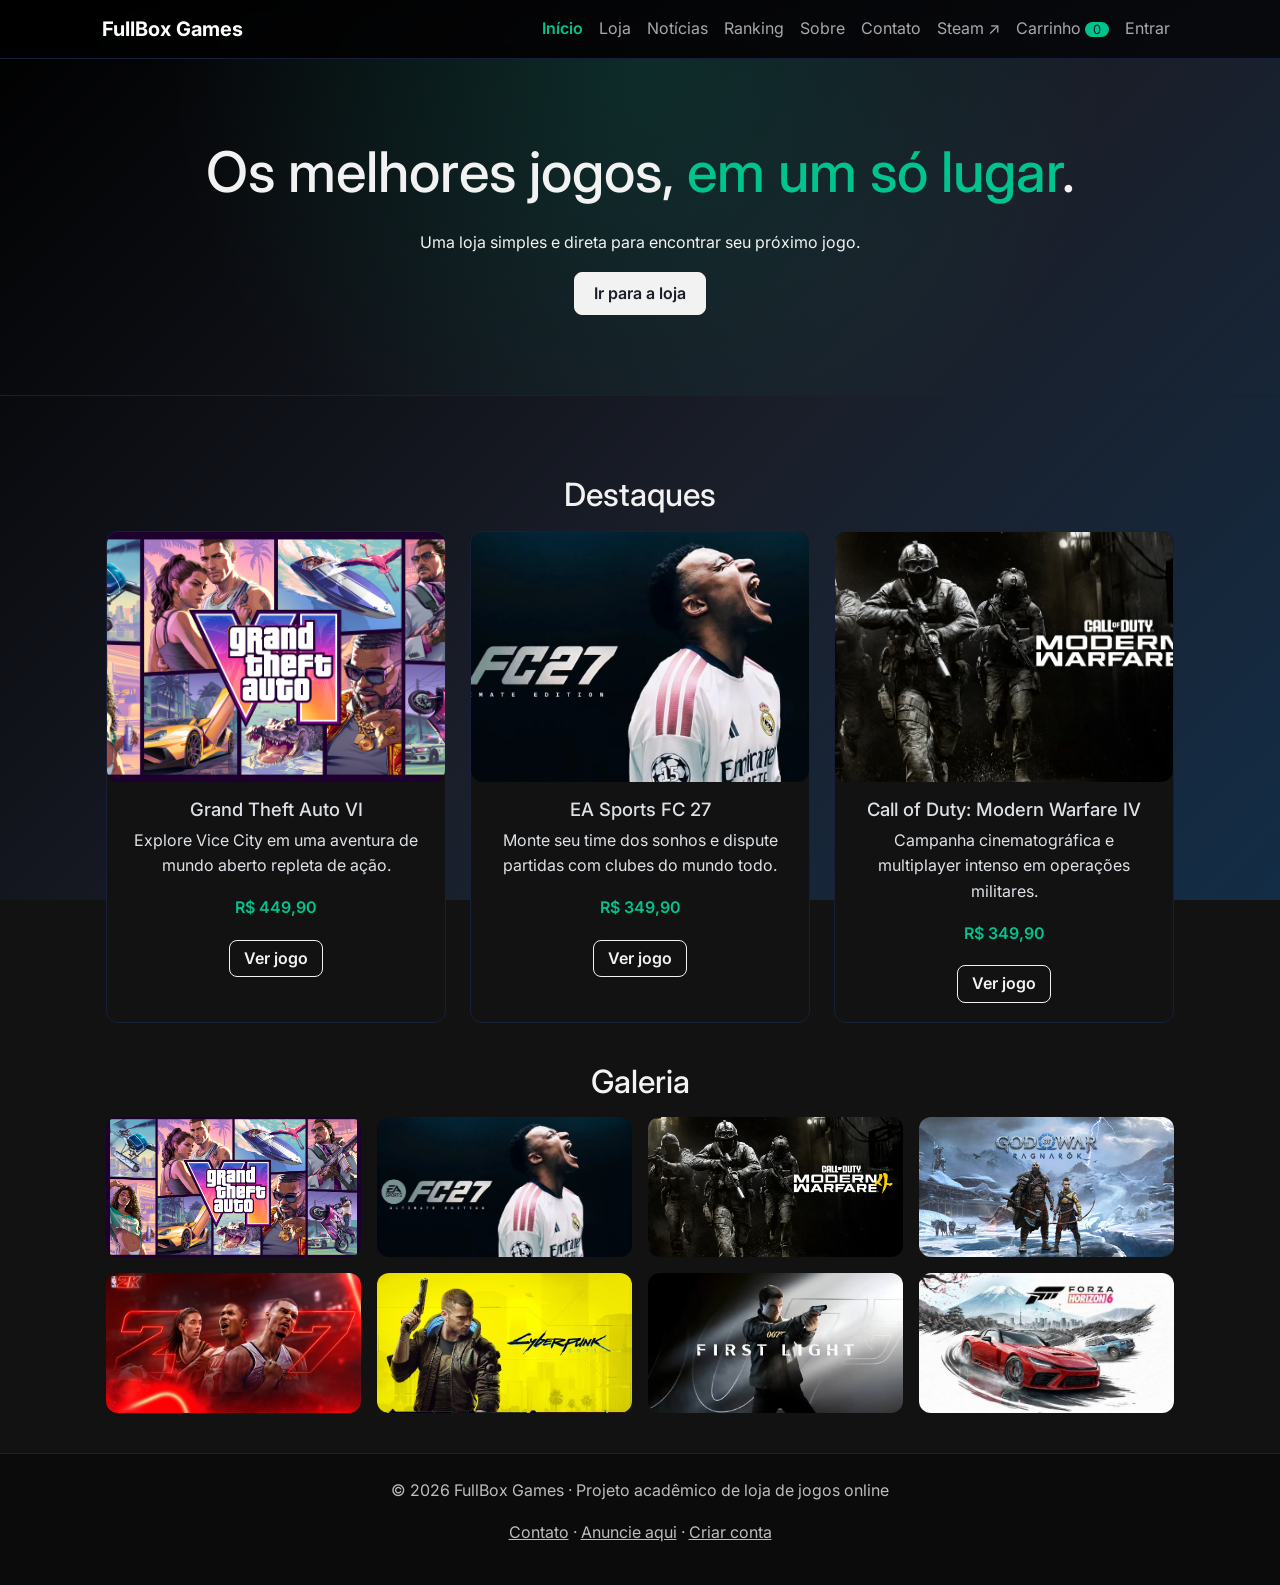
<file: index.html>
<!doctype html>
<html lang="pt-br" data-bs-theme="dark">
  <head>
    <meta charset="UTF-8" />
    <meta name="viewport" content="width=device-width, initial-scale=1" />
    <meta name="description" content="FullBox Games: loja de jogos online com lançamentos, notícias e ranking." />
    <title>Início | FullBox Games</title>
    <link href="css/bootstrap.min.css" rel="stylesheet" />
    <link rel="stylesheet" href="css/style.css" />
    <style>
      .destaque-txt {
        color: var(--destaque);
      }
    </style>
  </head>
  <body>
    <header>
      <nav class="navbar navbar-expand-lg">
        <div class="container">
          <a class="navbar-brand" href="index.html">FullBox Games</a>
          <button class="navbar-toggler" type="button" data-bs-toggle="collapse" data-bs-target="#menu" aria-controls="menu" aria-expanded="false" aria-label="Abrir menu">
            <span class="navbar-toggler-icon"></span>
          </button>
          <div class="collapse navbar-collapse" id="menu">
            <ul class="navbar-nav ms-auto">
              <li class="nav-item"><a class="nav-link ativo" href="index.html" aria-current="page">Início</a></li>
              <li class="nav-item"><a class="nav-link" href="loja.html">Loja</a></li>
              <li class="nav-item"><a class="nav-link" href="blog.html">Notícias</a></li>
              <li class="nav-item"><a class="nav-link" href="ranking.html">Ranking</a></li>
              <li class="nav-item"><a class="nav-link" href="sobre.html">Sobre</a></li>
              <li class="nav-item"><a class="nav-link" href="contato.html">Contato</a></li>
              <li class="nav-item"><a class="nav-link" href="https://store.steampowered.com" target="_blank" rel="noopener">Steam ↗</a></li>
              <li class="nav-item"><a class="nav-link" href="carrinho.html">Carrinho <span class="badge-gb" id="badge-carrinho">0</span></a></li>
              <li class="nav-item"><a class="nav-link" href="login.html">Entrar</a></li>
            </ul>
          </div>
        </div>
      </nav>
    </header>
    <main>
      <section id="hero">
        <h1>Os melhores jogos, <span class="destaque-txt">em um só lugar</span>.</h1>
        <p style="max-width: 540px; margin: 1rem auto">Uma loja simples e direta para encontrar seu próximo jogo.</p>
        <a class="btn btn-gb" href="loja.html">Ir para a loja</a>
      </section>
      <div class="container-gb">
        <section>
          <h2>Destaques</h2>
          <div class="row row-cols-1 row-cols-md-3 g-4">
            <div class="col">
              <article class="card h-100">
                <img src="img/jogo-1.jpg" alt="Capa de Grand Theft Auto VI" />
                <div class="card-body">
                  <h3>Grand Theft Auto VI</h3>
                  <p>Explore Vice City em uma aventura de mundo aberto repleta de ação.</p>
                  <p class="preco">R$ 449,90</p>
                  <a class="btn btn-gb claro" href="produto.html?id=1">Ver jogo</a>
                </div>
              </article>
            </div>
            <div class="col">
              <article class="card h-100">
                <img src="img/jogo-2.jpg" alt="Capa de EA Sports FC 27" />
                <div class="card-body">
                  <h3>EA Sports FC 27</h3>
                  <p>Monte seu time dos sonhos e dispute partidas com clubes do mundo todo.</p>
                  <p class="preco">R$ 349,90</p>
                  <a class="btn btn-gb claro" href="produto.html?id=2">Ver jogo</a>
                </div>
              </article>
            </div>
            <div class="col">
              <article class="card h-100">
                <img src="img/jogo-3.jpg" alt="Capa de Call of Duty: Modern Warfare IV" />
                <div class="card-body">
                  <h3>Call of Duty: Modern Warfare IV</h3>
                  <p>Campanha cinematográfica e multiplayer intenso em operações militares.</p>
                  <p class="preco">R$ 349,90</p>
                  <a class="btn btn-gb claro" href="produto.html?id=3">Ver jogo</a>
                </div>
              </article>
            </div>
          </div>
        </section>
        <section>
          <h2>Galeria</h2>
          <div class="galeria">
            <img src="img/jogo-1.jpg" alt="Grand Theft Auto VI" loading="lazy" />
            <img src="img/jogo-2.jpg" alt="EA Sports FC 27" loading="lazy" />
            <img src="img/jogo-3.jpg" alt="Call of Duty: Modern Warfare IV" loading="lazy" />
            <img src="img/jogo-4.jpg" alt="God of War Ragnarök" loading="lazy" />
            <img src="img/jogo-5.jpg" alt="NBA 2K27" loading="lazy" />
            <img src="img/jogo-6.jpg" alt="Cyberpunk 2077" loading="lazy" />
            <img src="img/jogo-7.jpg" alt="007 First Light" loading="lazy" />
            <img src="img/jogo-8.jpg" alt="Forza Horizon 6" loading="lazy" />
          </div>
        </section>
      </div>
    </main>
    <footer>
      <p>© 2026 FullBox Games · Projeto acadêmico de loja de jogos online</p>
      <p><a href="contato.html">Contato</a> · <a href="patrocinio.html">Anuncie aqui</a> · <a href="cadastro.html">Criar conta</a></p>
    </footer>
    <script src="js/bootstrap.bundle.min.js"></script>
    <script src="js/app.js"></script>
  </body>
</html>
</file>
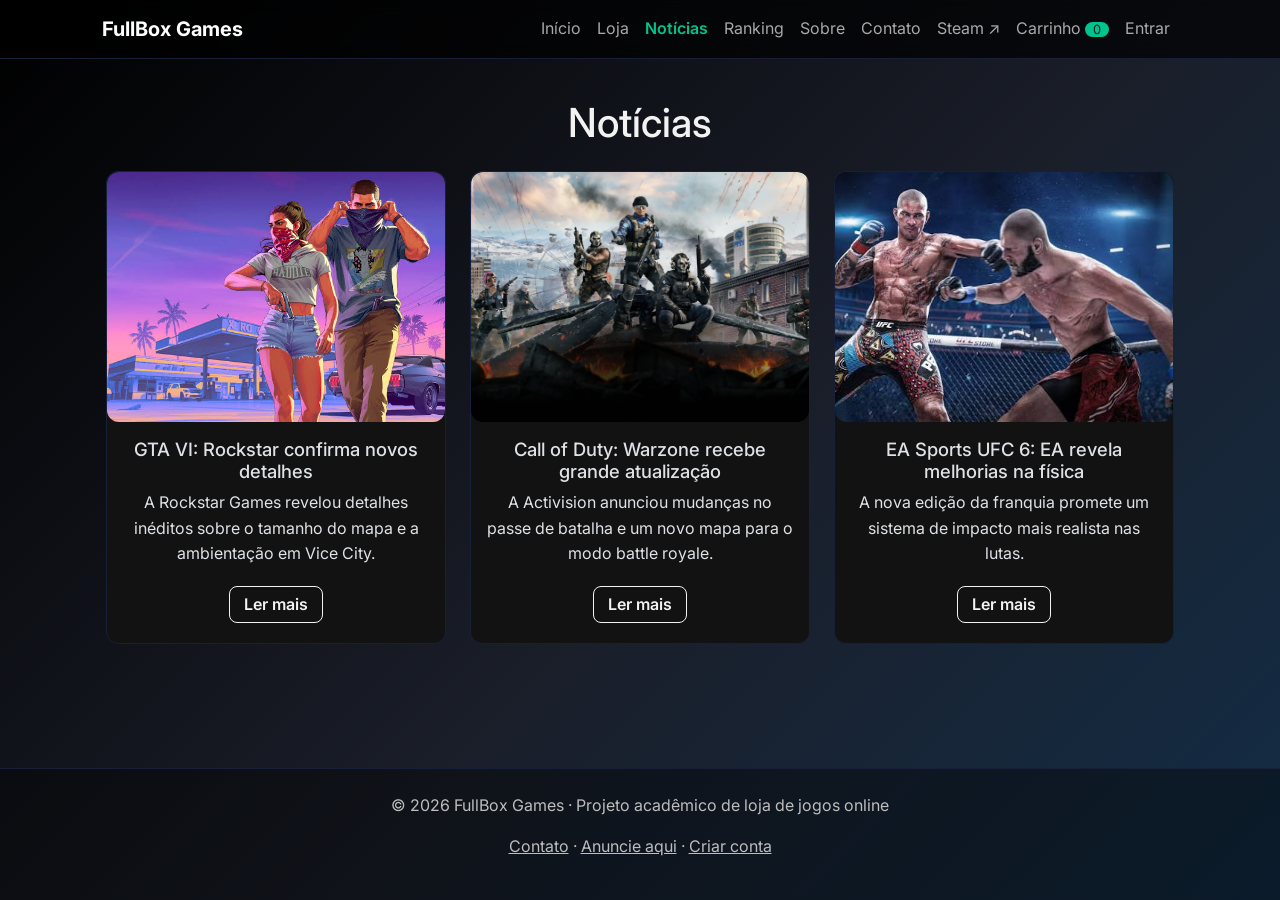
<file: blog.html>
<!doctype html>
<html lang="pt-br" data-bs-theme="dark">
  <head>
    <meta charset="UTF-8" />
    <meta name="viewport" content="width=device-width, initial-scale=1" />
    <title>Notícias | FullBox Games</title>
    <link href="css/bootstrap.min.css" rel="stylesheet" />
    <link rel="stylesheet" href="css/style.css" />
  </head>
  <body>
    <header>
      <nav class="navbar navbar-expand-lg">
        <div class="container">
          <a class="navbar-brand" href="index.html">FullBox Games</a>
          <button class="navbar-toggler" type="button" data-bs-toggle="collapse" data-bs-target="#menu" aria-controls="menu" aria-expanded="false" aria-label="Abrir menu">
            <span class="navbar-toggler-icon"></span>
          </button>
          <div class="collapse navbar-collapse" id="menu">
            <ul class="navbar-nav ms-auto">
              <li class="nav-item"><a class="nav-link" href="index.html">Início</a></li>
              <li class="nav-item"><a class="nav-link" href="loja.html">Loja</a></li>
              <li class="nav-item"><a class="nav-link ativo" href="blog.html" aria-current="page">Notícias</a></li>
              <li class="nav-item"><a class="nav-link" href="ranking.html">Ranking</a></li>
              <li class="nav-item"><a class="nav-link" href="sobre.html">Sobre</a></li>
              <li class="nav-item"><a class="nav-link" href="contato.html">Contato</a></li>
              <li class="nav-item"><a class="nav-link" href="https://store.steampowered.com" target="_blank" rel="noopener">Steam ↗</a></li>
              <li class="nav-item"><a class="nav-link" href="carrinho.html">Carrinho <span class="badge-gb" id="badge-carrinho">0</span></a></li>
              <li class="nav-item"><a class="nav-link" href="login.html">Entrar</a></li>
            </ul>
          </div>
        </div>
      </nav>
    </header>
    <main>
      <section class="container-gb">
        <h1>Notícias</h1>
        <div class="row row-cols-1 row-cols-md-3 g-4">
          <div class="col">
            <article class="card h-100">
              <img src="img/noticia-1.jpg" alt="GTA VI: Rockstar confirma novos detalhes" />
              <div class="card-body">
                <h2>GTA VI: Rockstar confirma novos detalhes</h2>
                <p>A Rockstar Games revelou detalhes inéditos sobre o tamanho do mapa e a ambientação em Vice City.</p>
                <a class="btn btn-gb claro" href="noticia.html?id=1">Ler mais</a>
              </div>
            </article>
          </div>
          <div class="col">
            <article class="card h-100">
              <img src="img/noticia-2.jpg" alt="Call of Duty: Warzone recebe grande atualização" />
              <div class="card-body">
                <h2>Call of Duty: Warzone recebe grande atualização</h2>
                <p>A Activision anunciou mudanças no passe de batalha e um novo mapa para o modo battle royale.</p>
                <a class="btn btn-gb claro" href="noticia.html?id=2">Ler mais</a>
              </div>
            </article>
          </div>
          <div class="col">
            <article class="card h-100">
              <img src="img/noticia-3.jpg" alt="EA Sports UFC 6: EA revela melhorias na física" />
              <div class="card-body">
                <h2>EA Sports UFC 6: EA revela melhorias na física</h2>
                <p>A nova edição da franquia promete um sistema de impacto mais realista nas lutas.</p>
                <a class="btn btn-gb claro" href="noticia.html?id=3">Ler mais</a>
              </div>
            </article>
          </div>
        </div>
      </section>
    </main>
    <footer>
      <p>© 2026 FullBox Games · Projeto acadêmico de loja de jogos online</p>
      <p><a href="contato.html">Contato</a> · <a href="patrocinio.html">Anuncie aqui</a> · <a href="cadastro.html">Criar conta</a></p>
    </footer>
    <script src="js/bootstrap.bundle.min.js"></script>
    <script src="js/app.js"></script>
  </body>
</html>
</file>
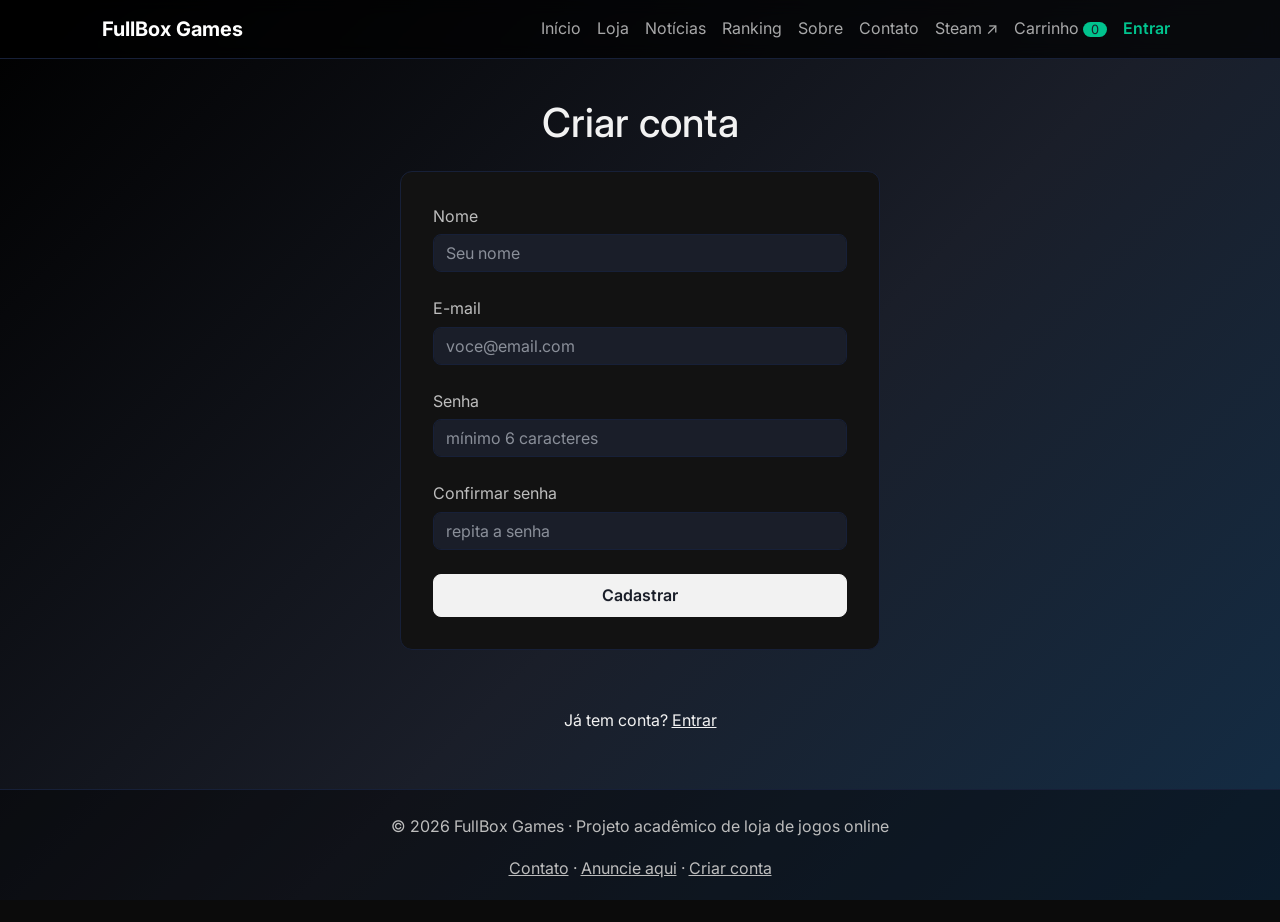
<file: cadastro.html>
<!doctype html>
<html lang="pt-br" data-bs-theme="dark">
  <head>
    <meta charset="UTF-8" />
    <meta name="viewport" content="width=device-width, initial-scale=1" />
    <title>Cadastro | FullBox Games</title>
    <link href="css/bootstrap.min.css" rel="stylesheet" />
    <link rel="stylesheet" href="css/style.css" />
  </head>
  <body>
    <header>
      <nav class="navbar navbar-expand-lg">
        <div class="container">
          <a class="navbar-brand" href="index.html">FullBox Games</a>
          <button class="navbar-toggler" type="button" data-bs-toggle="collapse" data-bs-target="#menu" aria-controls="menu" aria-expanded="false" aria-label="Abrir menu">
            <span class="navbar-toggler-icon"></span>
          </button>
          <div class="collapse navbar-collapse" id="menu">
            <ul class="navbar-nav ms-auto">
              <li class="nav-item"><a class="nav-link" href="index.html">Início</a></li>
              <li class="nav-item"><a class="nav-link" href="loja.html">Loja</a></li>
              <li class="nav-item"><a class="nav-link" href="blog.html">Notícias</a></li>
              <li class="nav-item"><a class="nav-link" href="ranking.html">Ranking</a></li>
              <li class="nav-item"><a class="nav-link" href="sobre.html">Sobre</a></li>
              <li class="nav-item"><a class="nav-link" href="contato.html">Contato</a></li>
              <li class="nav-item"><a class="nav-link" href="https://store.steampowered.com" target="_blank" rel="noopener">Steam ↗</a></li>
              <li class="nav-item"><a class="nav-link" href="carrinho.html">Carrinho <span class="badge-gb" id="badge-carrinho">0</span></a></li>
              <li class="nav-item"><a class="nav-link ativo" href="login.html">Entrar</a></li>
            </ul>
          </div>
        </div>
      </nav>
    </header>
    <main>
      <section class="container-gb">
        <h1>Criar conta</h1>
        <form id="form-cadastro" class="form-gb" onsubmit="return cadastrar();">
          <label class="form-label">Nome <input class="form-control" type="text" id="nome" required minlength="3" pattern="[A-Za-zÀ-ÿ ]+" title="Use apenas letras e espaços" placeholder="Seu nome" /></label>
          <label class="form-label">E-mail <input class="form-control" type="email" id="email" required placeholder="voce@email.com" /></label>
          <label class="form-label">Senha <input class="form-control" type="password" id="senha" required minlength="6" placeholder="mínimo 6 caracteres" /></label>
          <label class="form-label">Confirmar senha <input class="form-control" type="password" id="senha2" required minlength="6" placeholder="repita a senha" /></label>
          <button class="btn btn-gb" type="submit">Cadastrar</button>
        </form>
        <p id="msg-form"></p>
        <p>Já tem conta? <a href="login.html">Entrar</a></p>
      </section>
    </main>
    <footer>
      <p>© 2026 FullBox Games · Projeto acadêmico de loja de jogos online</p>
      <p><a href="contato.html">Contato</a> · <a href="patrocinio.html">Anuncie aqui</a> · <a href="cadastro.html">Criar conta</a></p>
    </footer>
    <script src="js/bootstrap.bundle.min.js"></script>
    <script src="js/app.js"></script>
  </body>
</html>
</file>
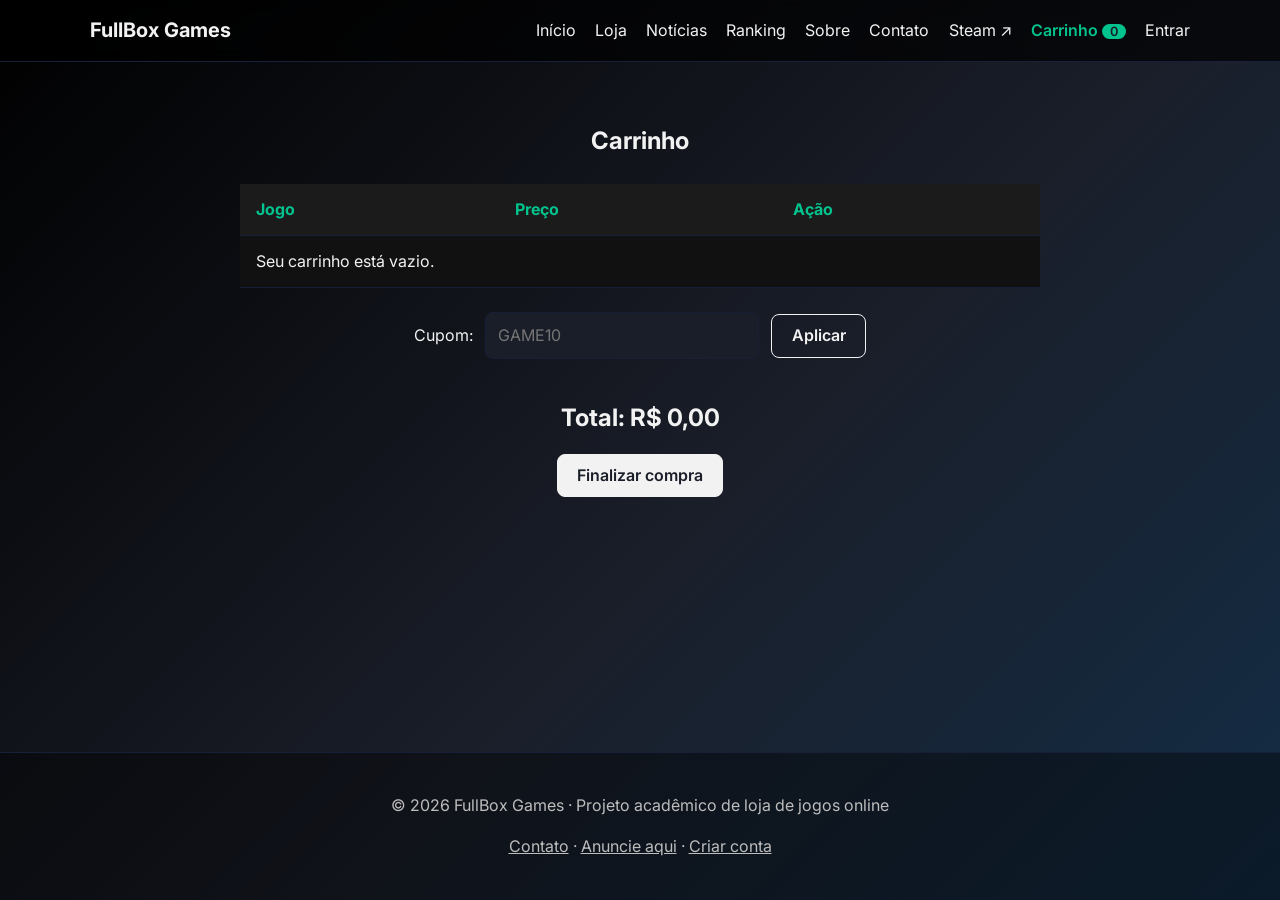
<file: carrinho.html>
<!doctype html>
<html lang="pt-br">
  <head>
    <meta charset="UTF-8" />
    <meta name="viewport" content="width=device-width, initial-scale=1" />
    <title>Carrinho | FullBox Games</title>
    <link rel="stylesheet" href="css/style.css" />
  </head>
  <body onload="mostrarCarrinho()">
    <header class="nav-puro">
      <a class="marca" href="index.html">FullBox Games</a>
      <nav>
        <a href="index.html">Início</a>
        <a href="loja.html">Loja</a>
        <a href="blog.html">Notícias</a>
        <a href="ranking.html">Ranking</a>
        <a href="sobre.html">Sobre</a>
        <a href="contato.html">Contato</a>
        <a href="https://store.steampowered.com" target="_blank" rel="noopener">Steam ↗</a>
        <a class="ativo" href="carrinho.html" aria-current="page">Carrinho <span class="badge-gb" id="badge-carrinho">0</span></a>
        <a href="login.html">Entrar</a>
      </nav>
    </header>
    <main>
      <section class="container-gb">
        <h1>Carrinho</h1>
        <div class="tabela-rolagem">
          <table class="dados">
            <thead>
              <tr>
                <th scope="col">Jogo</th>
                <th scope="col">Preço</th>
                <th scope="col">Ação</th>
              </tr>
            </thead>
            <tbody id="corpo-carrinho"></tbody>
          </table>
        </div>
        <div class="cupom">
          <label for="cupom">Cupom:</label>
          <input type="text" id="cupom" placeholder="GAME10" />
          <button class="btn-gb claro" type="button" onclick="aplicarCupom()">Aplicar</button>
        </div>
        <h2>Total: <span id="total">R$ 0,00</span></h2>
        <button class="btn-gb" type="button" onclick="finalizarCompra()">Finalizar compra</button>
        <p id="msg-cupom"></p>
      </section>
    </main>
    <footer>
      <p>© 2026 FullBox Games · Projeto acadêmico de loja de jogos online</p>
      <p><a href="contato.html">Contato</a> · <a href="patrocinio.html">Anuncie aqui</a> · <a href="cadastro.html">Criar conta</a></p>
    </footer>
    <script src="js/app.js"></script>
  </body>
</html>
</file>
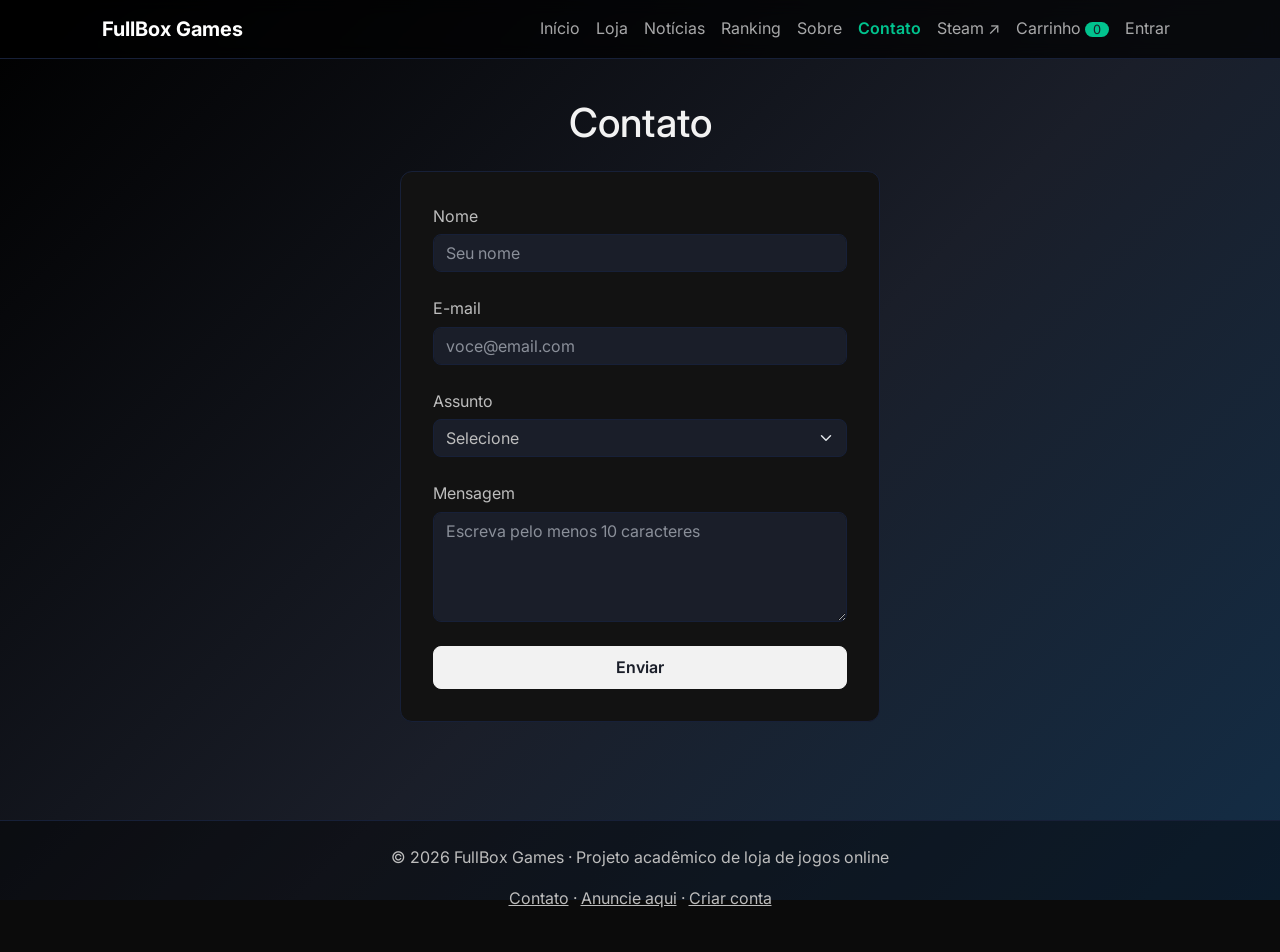
<file: contato.html>
<!doctype html>
<html lang="pt-br" data-bs-theme="dark">
  <head>
    <meta charset="UTF-8" />
    <meta name="viewport" content="width=device-width, initial-scale=1" />
    <title>Contato | FullBox Games</title>
    <link href="css/bootstrap.min.css" rel="stylesheet" />
    <link rel="stylesheet" href="css/style.css" />
  </head>
  <body>
    <header>
      <nav class="navbar navbar-expand-lg">
        <div class="container">
          <a class="navbar-brand" href="index.html">FullBox Games</a>
          <button class="navbar-toggler" type="button" data-bs-toggle="collapse" data-bs-target="#menu" aria-controls="menu" aria-expanded="false" aria-label="Abrir menu">
            <span class="navbar-toggler-icon"></span>
          </button>
          <div class="collapse navbar-collapse" id="menu">
            <ul class="navbar-nav ms-auto">
              <li class="nav-item"><a class="nav-link" href="index.html">Início</a></li>
              <li class="nav-item"><a class="nav-link" href="loja.html">Loja</a></li>
              <li class="nav-item"><a class="nav-link" href="blog.html">Notícias</a></li>
              <li class="nav-item"><a class="nav-link" href="ranking.html">Ranking</a></li>
              <li class="nav-item"><a class="nav-link" href="sobre.html">Sobre</a></li>
              <li class="nav-item"><a class="nav-link ativo" href="contato.html" aria-current="page">Contato</a></li>
              <li class="nav-item"><a class="nav-link" href="https://store.steampowered.com" target="_blank" rel="noopener">Steam ↗</a></li>
              <li class="nav-item"><a class="nav-link" href="carrinho.html">Carrinho <span class="badge-gb" id="badge-carrinho">0</span></a></li>
              <li class="nav-item"><a class="nav-link" href="login.html">Entrar</a></li>
            </ul>
          </div>
        </div>
      </nav>
    </header>
    <main>
      <section class="container-gb">
        <h1>Contato</h1>
        <form id="form-contato" class="form-gb" onsubmit="return enviarContato();">
          <label class="form-label">Nome <input class="form-control" type="text" id="nome" required minlength="3" pattern="[A-Za-zÀ-ÿ ]+" title="Use apenas letras e espaços" placeholder="Seu nome" /></label>
          <label class="form-label">E-mail <input class="form-control" type="email" id="email" required placeholder="voce@email.com" /></label>
          <label class="form-label">Assunto
            <select id="assunto" class="form-select" required>
              <option value="">Selecione</option>
              <option>Suporte</option>
              <option>Patrocínio</option>
              <option>Sugestão</option>
            </select>
          </label>
          <label class="form-label">Mensagem <textarea id="mensagem" class="form-control" rows="4" required minlength="10" placeholder="Escreva pelo menos 10 caracteres"></textarea></label>
          <input type="submit" class="btn btn-gb" value="Enviar">
        </form>
        <p id="msg-form"></p>
      </section>
    </main>
    <footer>
      <p>© 2026 FullBox Games · Projeto acadêmico de loja de jogos online</p>
      <p><a href="contato.html">Contato</a> · <a href="patrocinio.html">Anuncie aqui</a> · <a href="cadastro.html">Criar conta</a></p>
    </footer>
    <script src="js/bootstrap.bundle.min.js"></script>
    <script src="js/app.js"></script>
  </body>
</html>
</file>
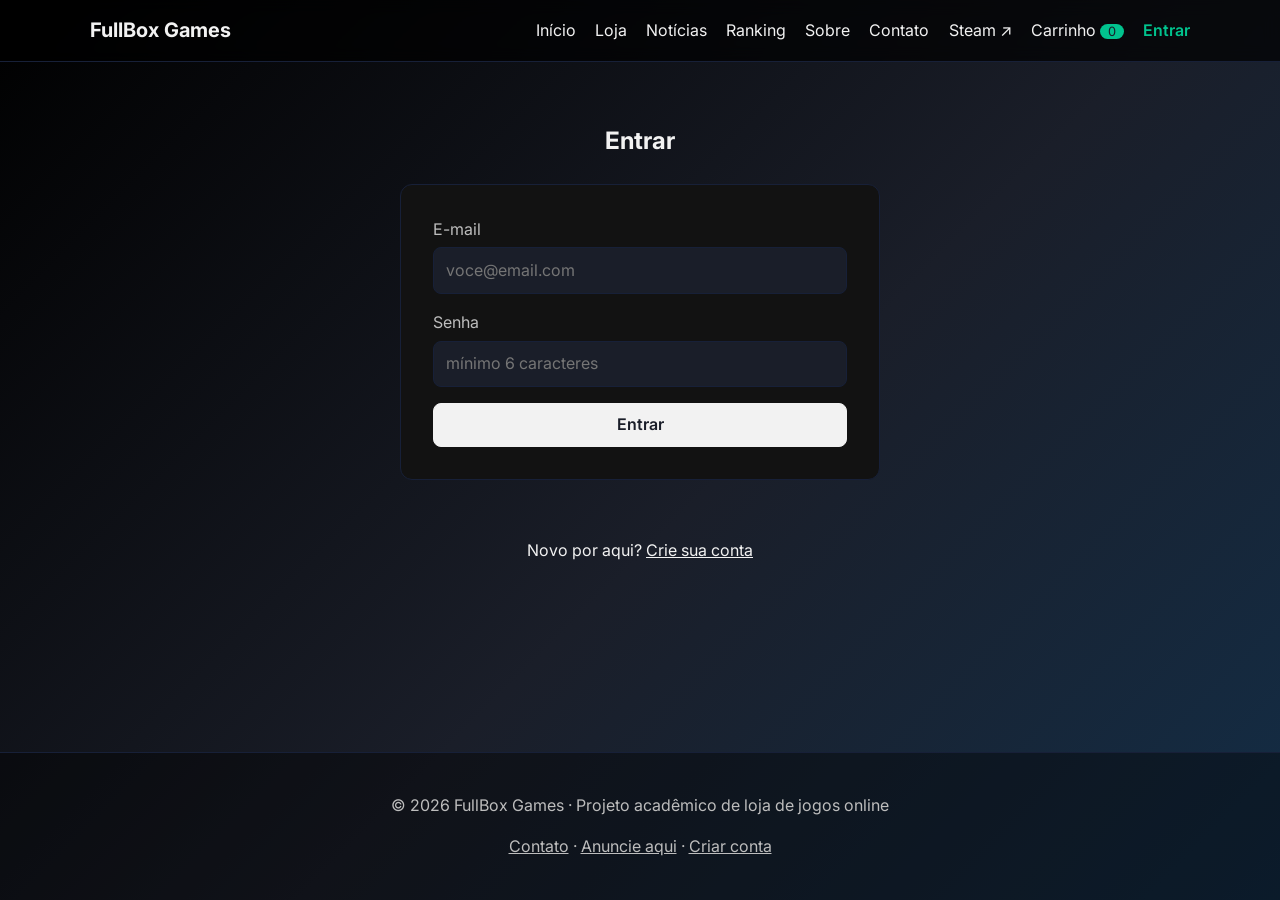
<file: login.html>
<!doctype html>
<html lang="pt-br">
  <head>
    <meta charset="UTF-8" />
    <meta name="viewport" content="width=device-width, initial-scale=1" />
    <title>Login | FullBox Games</title>
    <link rel="stylesheet" href="css/style.css" />
  </head>
  <body>
    <header class="nav-puro">
      <a class="marca" href="index.html">FullBox Games</a>
      <nav>
        <a href="index.html">Início</a>
        <a href="loja.html">Loja</a>
        <a href="blog.html">Notícias</a>
        <a href="ranking.html">Ranking</a>
        <a href="sobre.html">Sobre</a>
        <a href="contato.html">Contato</a>
        <a href="https://store.steampowered.com" target="_blank" rel="noopener">Steam ↗</a>
        <a href="carrinho.html">Carrinho <span class="badge-gb" id="badge-carrinho">0</span></a>
        <a class="ativo" href="login.html" aria-current="page">Entrar</a>
      </nav>
    </header>
    <main>
      <section class="container-gb">
        <h1>Entrar</h1>
        <form id="form-login" class="form-gb" onsubmit="return entrar();">
          <label>E-mail <input type="email" id="email" required placeholder="voce@email.com" /></label>
          <label>Senha <input type="password" id="senha" required minlength="6" placeholder="mínimo 6 caracteres" /></label>
          <button class="btn-gb" type="submit">Entrar</button>
        </form>
        <p id="msg-form"></p>
        <p>Novo por aqui? <a href="cadastro.html">Crie sua conta</a></p>
      </section>
    </main>
    <footer>
      <p>© 2026 FullBox Games · Projeto acadêmico de loja de jogos online</p>
      <p><a href="contato.html">Contato</a> · <a href="patrocinio.html">Anuncie aqui</a> · <a href="cadastro.html">Criar conta</a></p>
    </footer>
    <script src="js/app.js"></script>
  </body>
</html>
</file>
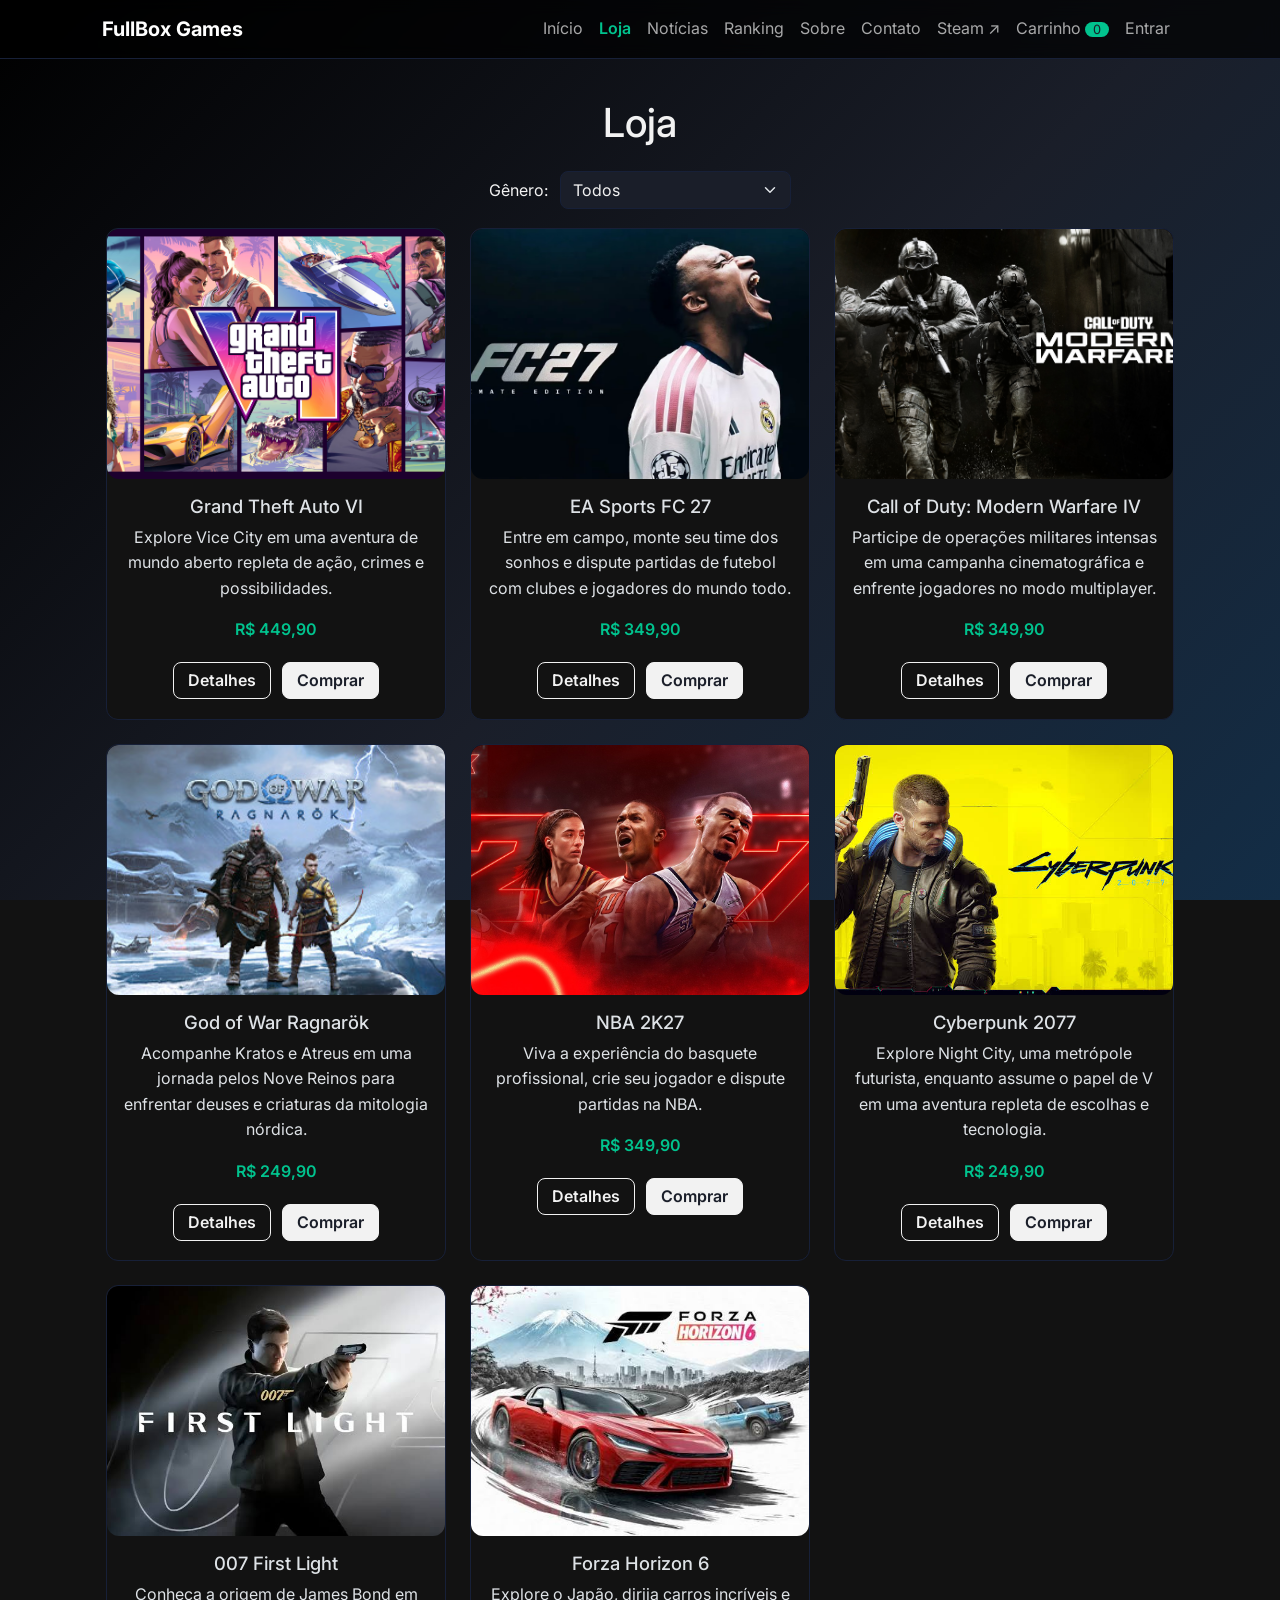
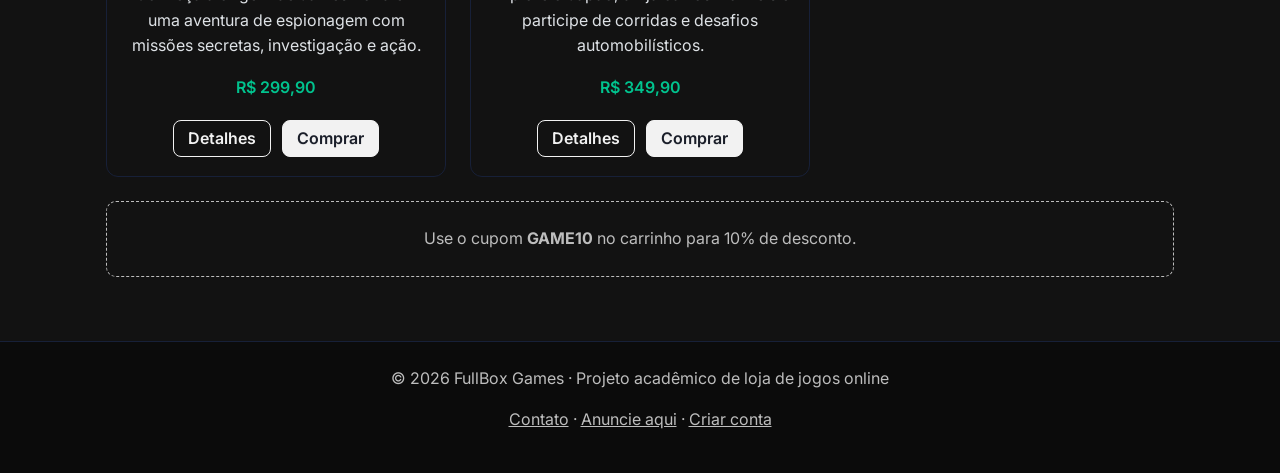
<file: loja.html>
<!doctype html>
<html lang="pt-br" data-bs-theme="dark">
  <head>
    <meta charset="UTF-8" />
    <meta name="viewport" content="width=device-width, initial-scale=1" />
    <title>Loja | FullBox Games</title>
    <link href="css/bootstrap.min.css" rel="stylesheet" />
    <link rel="stylesheet" href="css/style.css" />
  </head>
  <body onload="mostrarLoja()">
    <header>
      <nav class="navbar navbar-expand-lg">
        <div class="container">
          <a class="navbar-brand" href="index.html">FullBox Games</a>
          <button class="navbar-toggler" type="button" data-bs-toggle="collapse" data-bs-target="#menu" aria-controls="menu" aria-expanded="false" aria-label="Abrir menu">
            <span class="navbar-toggler-icon"></span>
          </button>
          <div class="collapse navbar-collapse" id="menu">
            <ul class="navbar-nav ms-auto">
              <li class="nav-item"><a class="nav-link" href="index.html">Início</a></li>
              <li class="nav-item"><a class="nav-link ativo" href="loja.html" aria-current="page">Loja</a></li>
              <li class="nav-item"><a class="nav-link" href="blog.html">Notícias</a></li>
              <li class="nav-item"><a class="nav-link" href="ranking.html">Ranking</a></li>
              <li class="nav-item"><a class="nav-link" href="sobre.html">Sobre</a></li>
              <li class="nav-item"><a class="nav-link" href="contato.html">Contato</a></li>
              <li class="nav-item"><a class="nav-link" href="https://store.steampowered.com" target="_blank" rel="noopener">Steam ↗</a></li>
              <li class="nav-item"><a class="nav-link" href="carrinho.html">Carrinho <span class="badge-gb" id="badge-carrinho">0</span></a></li>
              <li class="nav-item"><a class="nav-link" href="login.html">Entrar</a></li>
            </ul>
          </div>
        </div>
      </nav>
    </header>
    <main>
      <section class="container-gb">
        <h1>Loja</h1>
        <p>
          <label for="filtro-genero" class="form-label me-2">Gênero:</label>
          <select id="filtro-genero" class="form-select d-inline-block w-auto" onchange="mostrarLoja()">
            <option value="todos">Todos</option>
            <option>Ação e Aventura</option>
            <option>Esportes</option>
            <option>Tiro em Primeira Pessoa</option>
            <option>RPG e Ação</option>
            <option>Ação e Espionagem</option>
            <option>Corrida</option>
          </select>
        </p>
        <div class="row row-cols-1 row-cols-md-3 g-4" id="lista-jogos"></div>
        <p class="patro">Use o cupom <strong>GAME10</strong> no carrinho para 10% de desconto.</p>
      </section>
    </main>
    <footer>
      <p>© 2026 FullBox Games · Projeto acadêmico de loja de jogos online</p>
      <p><a href="contato.html">Contato</a> · <a href="patrocinio.html">Anuncie aqui</a> · <a href="cadastro.html">Criar conta</a></p>
    </footer>
    <script src="js/bootstrap.bundle.min.js"></script>
    <script src="js/app.js"></script>
  </body>
</html>
</file>
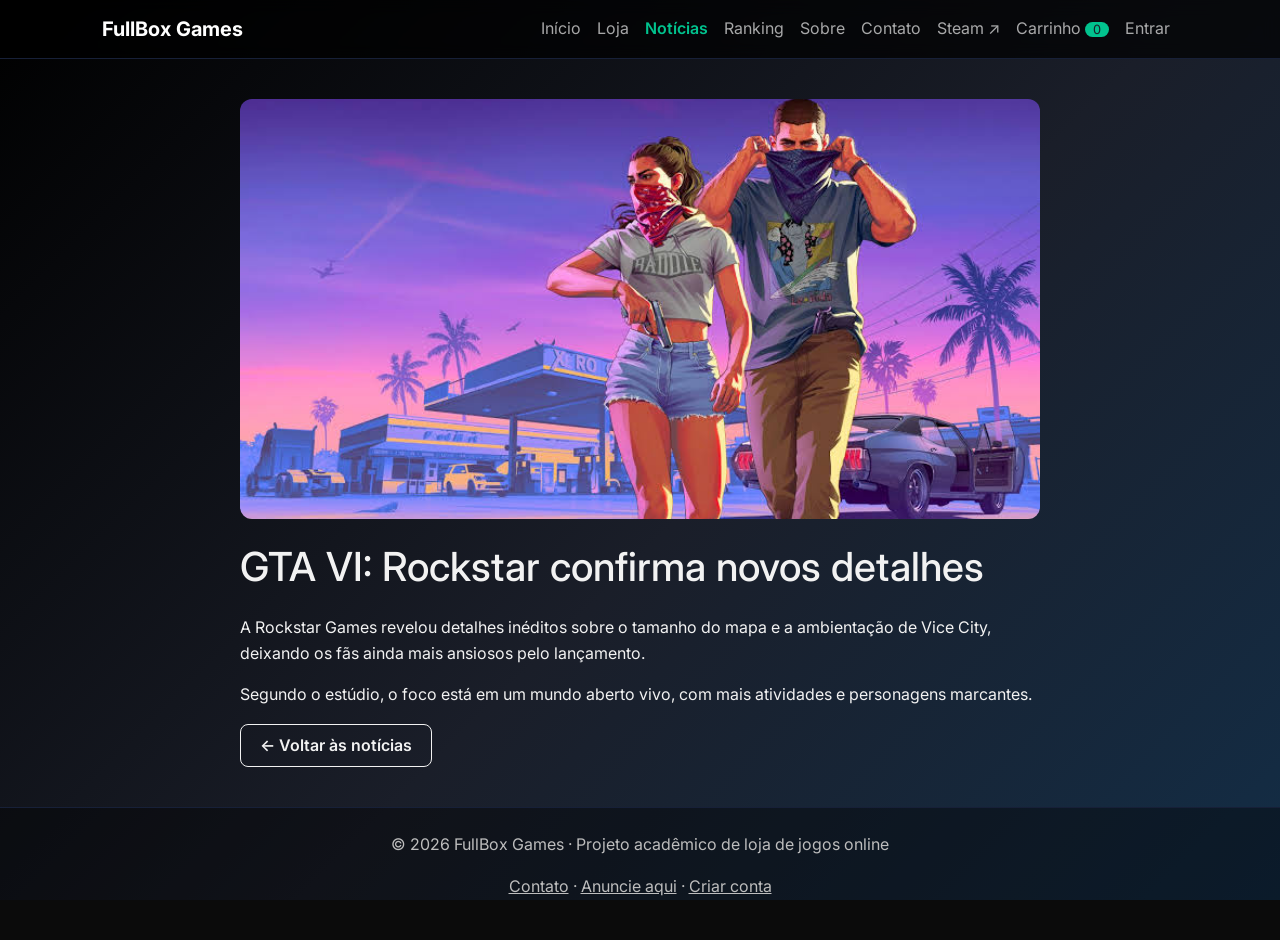
<file: noticia.html>
<!doctype html>
<html lang="pt-br" data-bs-theme="dark">
  <head>
    <meta charset="UTF-8" />
    <meta name="viewport" content="width=device-width, initial-scale=1" />
    <title>Notícia | FullBox Games</title>
    <link href="css/bootstrap.min.css" rel="stylesheet" />
    <link rel="stylesheet" href="css/style.css" />
  </head>
  <body>
    <header>
      <nav class="navbar navbar-expand-lg">
        <div class="container">
          <a class="navbar-brand" href="index.html">FullBox Games</a>
          <button class="navbar-toggler" type="button" data-bs-toggle="collapse" data-bs-target="#menu" aria-controls="menu" aria-expanded="false" aria-label="Abrir menu">
            <span class="navbar-toggler-icon"></span>
          </button>
          <div class="collapse navbar-collapse" id="menu">
            <ul class="navbar-nav ms-auto">
              <li class="nav-item"><a class="nav-link" href="index.html">Início</a></li>
              <li class="nav-item"><a class="nav-link" href="loja.html">Loja</a></li>
              <li class="nav-item"><a class="nav-link ativo" href="blog.html">Notícias</a></li>
              <li class="nav-item"><a class="nav-link" href="ranking.html">Ranking</a></li>
              <li class="nav-item"><a class="nav-link" href="sobre.html">Sobre</a></li>
              <li class="nav-item"><a class="nav-link" href="contato.html">Contato</a></li>
              <li class="nav-item"><a class="nav-link" href="https://store.steampowered.com" target="_blank" rel="noopener">Steam ↗</a></li>
              <li class="nav-item"><a class="nav-link" href="carrinho.html">Carrinho <span class="badge-gb" id="badge-carrinho">0</span></a></li>
              <li class="nav-item"><a class="nav-link" href="login.html">Entrar</a></li>
            </ul>
          </div>
        </div>
      </nav>
    </header>
    <main>
      <div class="container-gb">
        <article style="max-width: 800px; margin: 0 auto; text-align: left">
          <img id="capa" src="img/noticia-1.jpg" alt="" style="width: 100%; height: auto; max-height: 420px; object-fit: cover" />
          <h1 id="titulo" style="margin-top: 1.5rem"></h1>
          <p id="texto"></p>
          <p id="texto2"></p>
          <a class="btn btn-gb claro" href="blog.html">← Voltar às notícias</a>
        </article>
      </div>
    </main>
    <footer>
      <p>© 2026 FullBox Games · Projeto acadêmico de loja de jogos online</p>
      <p><a href="contato.html">Contato</a> · <a href="patrocinio.html">Anuncie aqui</a> · <a href="cadastro.html">Criar conta</a></p>
    </footer>
    <script src="js/bootstrap.bundle.min.js"></script>
    <script src="js/app.js"></script>
    <script>
      var noticias = [
        {
          titulo: "GTA VI: Rockstar confirma novos detalhes",
          img: "img/noticia-1.jpg",
          texto: "A Rockstar Games revelou detalhes inéditos sobre o tamanho do mapa e a ambientação de Vice City, deixando os fãs ainda mais ansiosos pelo lançamento.",
          texto2: "Segundo o estúdio, o foco está em um mundo aberto vivo, com mais atividades e personagens marcantes."
        },
        {
          titulo: "Call of Duty: Warzone recebe grande atualização",
          img: "img/noticia-2.jpg",
          texto: "A Activision anunciou mudanças no passe de batalha e a chegada de um novo mapa, trazendo mais variedade às partidas do battle royale.",
          texto2: "A atualização também promete ajustes de equilíbrio nas armas e melhorias de desempenho."
        },
        {
          titulo: "EA Sports UFC 6: EA revela melhorias na física",
          img: "img/noticia-3.jpg",
          texto: "A nova edição da franquia promete um sistema de impacto mais realista, com golpes e quedas que reagem melhor ao peso e à posição dos lutadores.",
          texto2: "A EA também fala em novas animações e em um modo carreira revisado."
        }
      ];

      function mostrarNoticia() {
        var id = location.search.replace("?id=", "");
        var n = noticias[id - 1];
        if (n == undefined) {
          n = noticias[0];
        }
        document.title = n.titulo + " | FullBox Games";
        var capa = document.getElementById("capa");
        capa.src = n.img;
        capa.alt = n.titulo;
        escrever("titulo", n.titulo);
        escrever("texto", n.texto);
        escrever("texto2", n.texto2);
      }

      mostrarNoticia();
    </script>
  </body>
</html>
</file>
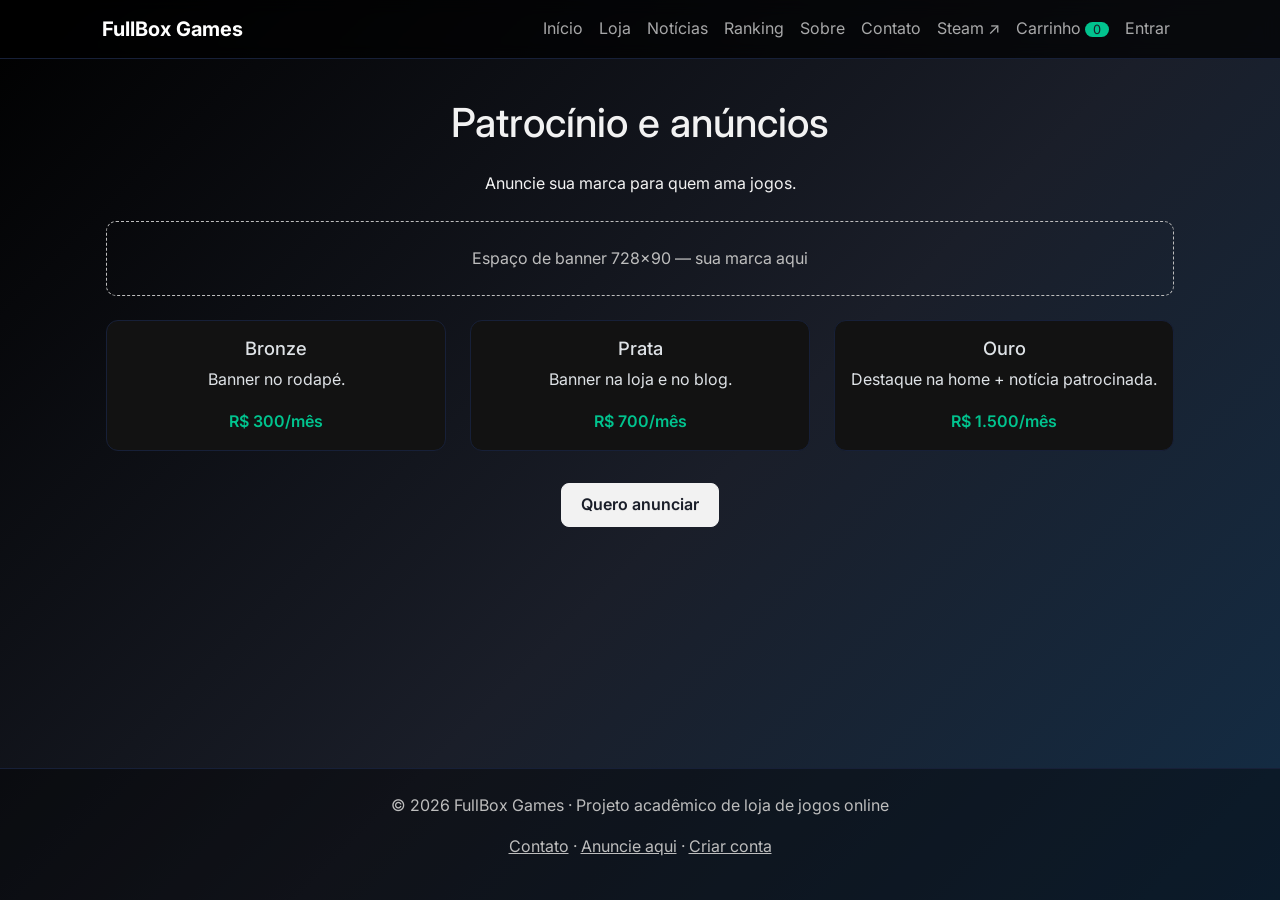
<file: patrocinio.html>
<!doctype html>
<html lang="pt-br" data-bs-theme="dark">
  <head>
    <meta charset="UTF-8" />
    <meta name="viewport" content="width=device-width, initial-scale=1" />
    <title>Patrocínio | FullBox Games</title>
    <link href="css/bootstrap.min.css" rel="stylesheet" />
    <link rel="stylesheet" href="css/style.css" />
  </head>
  <body>
    <header>
      <nav class="navbar navbar-expand-lg">
        <div class="container">
          <a class="navbar-brand" href="index.html">FullBox Games</a>
          <button class="navbar-toggler" type="button" data-bs-toggle="collapse" data-bs-target="#menu" aria-controls="menu" aria-expanded="false" aria-label="Abrir menu">
            <span class="navbar-toggler-icon"></span>
          </button>
          <div class="collapse navbar-collapse" id="menu">
            <ul class="navbar-nav ms-auto">
              <li class="nav-item"><a class="nav-link" href="index.html">Início</a></li>
              <li class="nav-item"><a class="nav-link" href="loja.html">Loja</a></li>
              <li class="nav-item"><a class="nav-link" href="blog.html">Notícias</a></li>
              <li class="nav-item"><a class="nav-link" href="ranking.html">Ranking</a></li>
              <li class="nav-item"><a class="nav-link" href="sobre.html">Sobre</a></li>
              <li class="nav-item"><a class="nav-link" href="contato.html">Contato</a></li>
              <li class="nav-item"><a class="nav-link" href="https://store.steampowered.com" target="_blank" rel="noopener">Steam ↗</a></li>
              <li class="nav-item"><a class="nav-link" href="carrinho.html">Carrinho <span class="badge-gb" id="badge-carrinho">0</span></a></li>
              <li class="nav-item"><a class="nav-link" href="login.html">Entrar</a></li>
            </ul>
          </div>
        </div>
      </nav>
    </header>
    <main>
      <section class="container-gb">
        <h1>Patrocínio e anúncios</h1>
        <p>Anuncie sua marca para quem ama jogos.</p>
        <div class="patro">Espaço de banner 728×90 — sua marca aqui</div>
        <div class="row row-cols-1 row-cols-md-3 g-4">
          <div class="col">
            <article class="card h-100">
              <div class="card-body">
                <h2>Bronze</h2>
                <p>Banner no rodapé.</p>
                <span class="preco">R$ 300/mês</span>
              </div>
            </article>
          </div>
          <div class="col">
            <article class="card h-100">
              <div class="card-body">
                <h2>Prata</h2>
                <p>Banner na loja e no blog.</p>
                <span class="preco">R$ 700/mês</span>
              </div>
            </article>
          </div>
          <div class="col">
            <article class="card h-100">
              <div class="card-body">
                <h2>Ouro</h2>
                <p>Destaque na home + notícia patrocinada.</p>
                <span class="preco">R$ 1.500/mês</span>
              </div>
            </article>
          </div>
        </div>
        <a class="btn btn-gb" style="margin-top: 2rem" href="contato.html">Quero anunciar</a>
      </section>
    </main>
    <footer>
      <p>© 2026 FullBox Games · Projeto acadêmico de loja de jogos online</p>
      <p><a href="contato.html">Contato</a> · <a href="patrocinio.html">Anuncie aqui</a> · <a href="cadastro.html">Criar conta</a></p>
    </footer>
    <script src="js/bootstrap.bundle.min.js"></script>
    <script src="js/app.js"></script>
  </body>
</html>
</file>
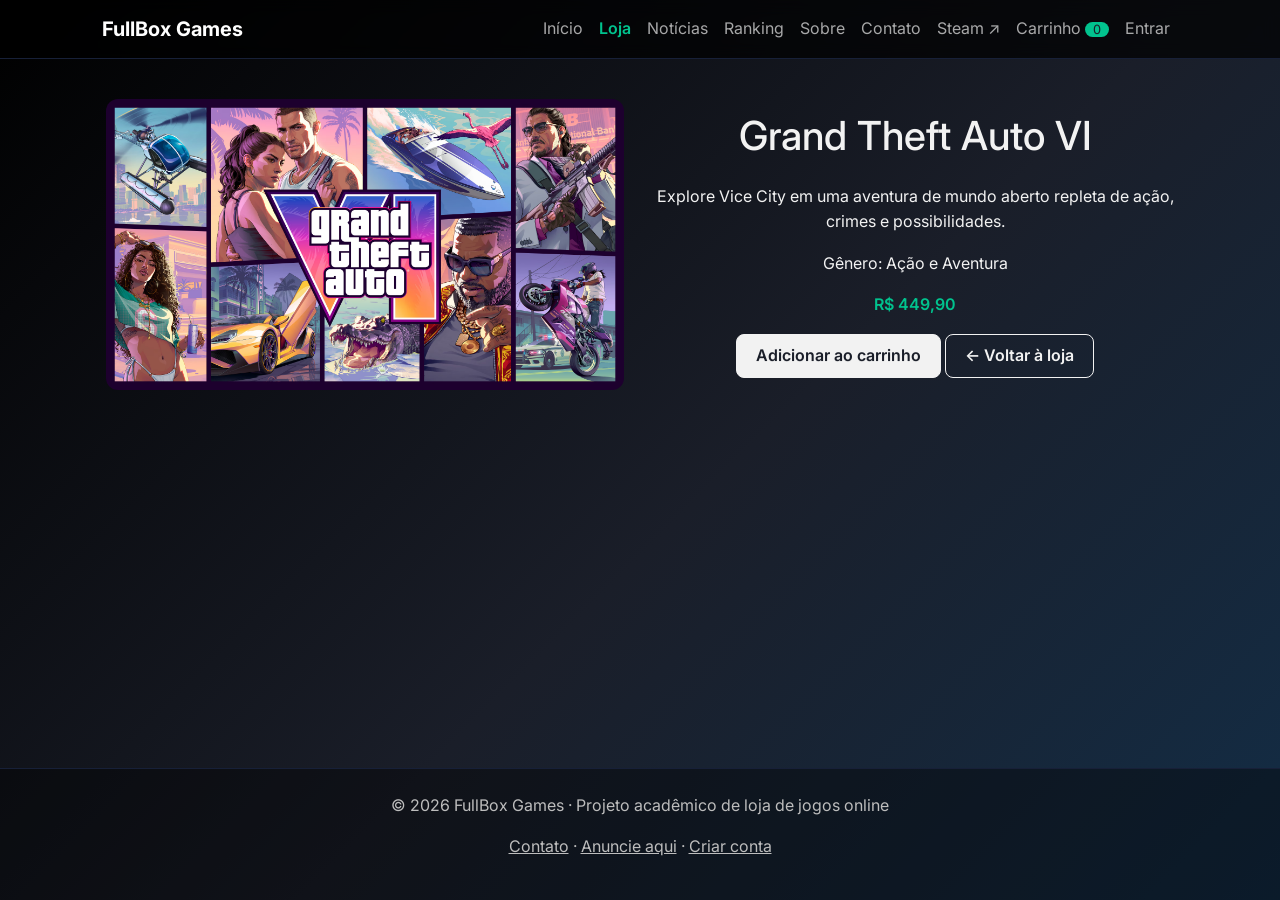
<file: produto.html>
<!doctype html>
<html lang="pt-br" data-bs-theme="dark">
  <head>
    <meta charset="UTF-8" />
    <meta name="viewport" content="width=device-width, initial-scale=1" />
    <title>Produto | FullBox Games</title>
    <link href="css/bootstrap.min.css" rel="stylesheet" />
    <link rel="stylesheet" href="css/style.css" />
  </head>
  <body onload="mostrarProduto()">
    <header>
      <nav class="navbar navbar-expand-lg">
        <div class="container">
          <a class="navbar-brand" href="index.html">FullBox Games</a>
          <button class="navbar-toggler" type="button" data-bs-toggle="collapse" data-bs-target="#menu" aria-controls="menu" aria-expanded="false" aria-label="Abrir menu">
            <span class="navbar-toggler-icon"></span>
          </button>
          <div class="collapse navbar-collapse" id="menu">
            <ul class="navbar-nav ms-auto">
              <li class="nav-item"><a class="nav-link" href="index.html">Início</a></li>
              <li class="nav-item"><a class="nav-link ativo" href="loja.html">Loja</a></li>
              <li class="nav-item"><a class="nav-link" href="blog.html">Notícias</a></li>
              <li class="nav-item"><a class="nav-link" href="ranking.html">Ranking</a></li>
              <li class="nav-item"><a class="nav-link" href="sobre.html">Sobre</a></li>
              <li class="nav-item"><a class="nav-link" href="contato.html">Contato</a></li>
              <li class="nav-item"><a class="nav-link" href="https://store.steampowered.com" target="_blank" rel="noopener">Steam ↗</a></li>
              <li class="nav-item"><a class="nav-link" href="carrinho.html">Carrinho <span class="badge-gb" id="badge-carrinho">0</span></a></li>
              <li class="nav-item"><a class="nav-link" href="login.html">Entrar</a></li>
            </ul>
          </div>
        </div>
      </nav>
    </header>
    <main>
      <article class="container-gb">
        <div class="grid-2">
          <img id="capa" src="img/jogo-1.jpg" alt="Capa do jogo" />
          <div>
            <h1 id="nome"></h1>
            <p id="desc"></p>
            <p>Gênero: <span id="genero"></span></p>
            <p class="preco" id="preco"></p>
            <button class="btn btn-gb" type="button" onclick="comprar(atual)">Adicionar ao carrinho</button>
            <a class="btn btn-gb claro" href="loja.html">← Voltar à loja</a>
          </div>
        </div>
      </article>
    </main>
    <footer>
      <p>© 2026 FullBox Games · Projeto acadêmico de loja de jogos online</p>
      <p><a href="contato.html">Contato</a> · <a href="patrocinio.html">Anuncie aqui</a> · <a href="cadastro.html">Criar conta</a></p>
    </footer>
    <script src="js/bootstrap.bundle.min.js"></script>
    <script src="js/app.js"></script>
  </body>
</html>
</file>
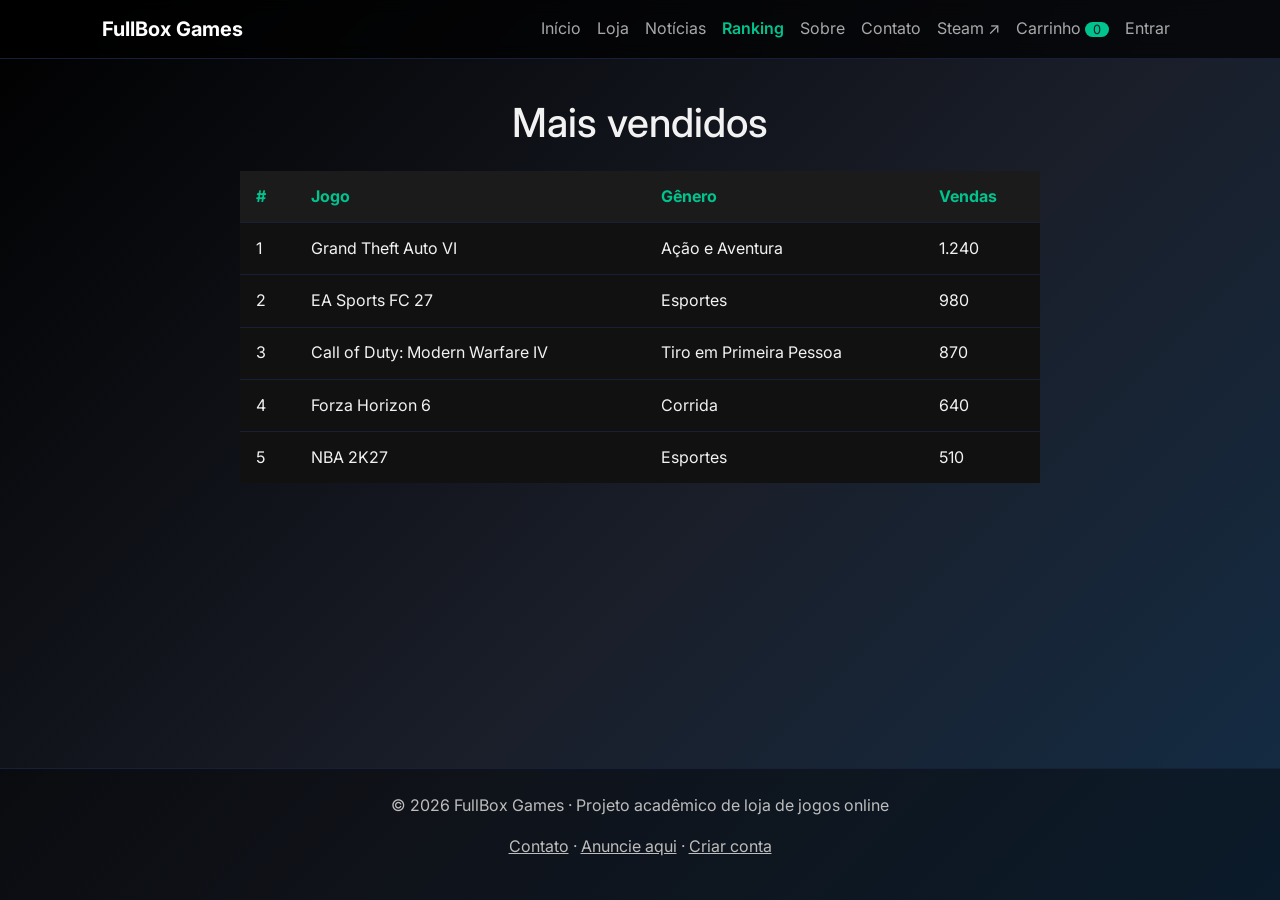
<file: ranking.html>
<!doctype html>
<html lang="pt-br" data-bs-theme="dark">
  <head>
    <meta charset="UTF-8" />
    <meta name="viewport" content="width=device-width, initial-scale=1" />
    <title>Ranking | FullBox Games</title>
    <link href="css/bootstrap.min.css" rel="stylesheet" />
    <link rel="stylesheet" href="css/style.css" />
  </head>
  <body>
    <header>
      <nav class="navbar navbar-expand-lg">
        <div class="container">
          <a class="navbar-brand" href="index.html">FullBox Games</a>
          <button class="navbar-toggler" type="button" data-bs-toggle="collapse" data-bs-target="#menu" aria-controls="menu" aria-expanded="false" aria-label="Abrir menu">
            <span class="navbar-toggler-icon"></span>
          </button>
          <div class="collapse navbar-collapse" id="menu">
            <ul class="navbar-nav ms-auto">
              <li class="nav-item"><a class="nav-link" href="index.html">Início</a></li>
              <li class="nav-item"><a class="nav-link" href="loja.html">Loja</a></li>
              <li class="nav-item"><a class="nav-link" href="blog.html">Notícias</a></li>
              <li class="nav-item"><a class="nav-link ativo" href="ranking.html" aria-current="page">Ranking</a></li>
              <li class="nav-item"><a class="nav-link" href="sobre.html">Sobre</a></li>
              <li class="nav-item"><a class="nav-link" href="contato.html">Contato</a></li>
              <li class="nav-item"><a class="nav-link" href="https://store.steampowered.com" target="_blank" rel="noopener">Steam ↗</a></li>
              <li class="nav-item"><a class="nav-link" href="carrinho.html">Carrinho <span class="badge-gb" id="badge-carrinho">0</span></a></li>
              <li class="nav-item"><a class="nav-link" href="login.html">Entrar</a></li>
            </ul>
          </div>
        </div>
      </nav>
    </header>
    <main>
      <section class="container-gb">
        <h1>Mais vendidos</h1>
        <div class="tabela-rolagem">
          <table class="dados">
            <caption class="visually-hidden">Ranking dos jogos mais vendidos na FullBox Games</caption>
            <thead>
              <tr>
                <th scope="col">#</th>
                <th scope="col">Jogo</th>
                <th scope="col">Gênero</th>
                <th scope="col">Vendas</th>
              </tr>
            </thead>
            <tbody>
              <tr>
                <td>1</td>
                <td>Grand Theft Auto VI</td>
                <td>Ação e Aventura</td>
                <td>1.240</td>
              </tr>
              <tr>
                <td>2</td>
                <td>EA Sports FC 27</td>
                <td>Esportes</td>
                <td>980</td>
              </tr>
              <tr>
                <td>3</td>
                <td>Call of Duty: Modern Warfare IV</td>
                <td>Tiro em Primeira Pessoa</td>
                <td>870</td>
              </tr>
              <tr>
                <td>4</td>
                <td>Forza Horizon 6</td>
                <td>Corrida</td>
                <td>640</td>
              </tr>
              <tr>
                <td>5</td>
                <td>NBA 2K27</td>
                <td>Esportes</td>
                <td>510</td>
              </tr>
            </tbody>
          </table>
        </div>
      </section>
    </main>
    <footer>
      <p>© 2026 FullBox Games · Projeto acadêmico de loja de jogos online</p>
      <p><a href="contato.html">Contato</a> · <a href="patrocinio.html">Anuncie aqui</a> · <a href="cadastro.html">Criar conta</a></p>
    </footer>
    <script src="js/bootstrap.bundle.min.js"></script>
    <script src="js/app.js"></script>
  </body>
</html>
</file>
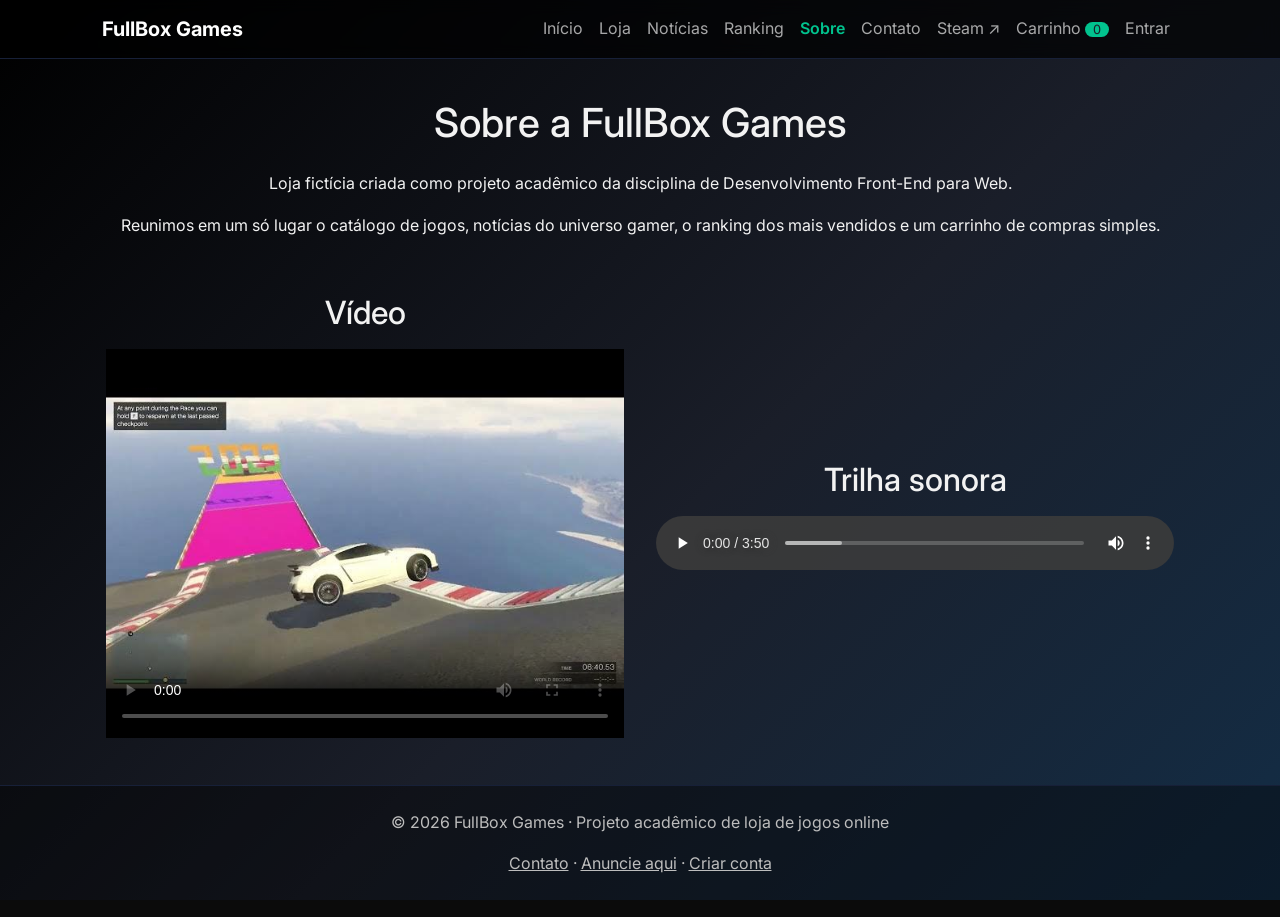
<file: sobre.html>
<!doctype html>
<html lang="pt-br" data-bs-theme="dark">
  <head>
    <meta charset="UTF-8" />
    <meta name="viewport" content="width=device-width, initial-scale=1" />
    <title>Sobre | FullBox Games</title>
    <link href="css/bootstrap.min.css" rel="stylesheet" />
    <link rel="stylesheet" href="css/style.css" />
  </head>
  <body>
    <header>
      <nav class="navbar navbar-expand-lg">
        <div class="container">
          <a class="navbar-brand" href="index.html">FullBox Games</a>
          <button class="navbar-toggler" type="button" data-bs-toggle="collapse" data-bs-target="#menu" aria-controls="menu" aria-expanded="false" aria-label="Abrir menu">
            <span class="navbar-toggler-icon"></span>
          </button>
          <div class="collapse navbar-collapse" id="menu">
            <ul class="navbar-nav ms-auto">
              <li class="nav-item"><a class="nav-link" href="index.html">Início</a></li>
              <li class="nav-item"><a class="nav-link" href="loja.html">Loja</a></li>
              <li class="nav-item"><a class="nav-link" href="blog.html">Notícias</a></li>
              <li class="nav-item"><a class="nav-link" href="ranking.html">Ranking</a></li>
              <li class="nav-item"><a class="nav-link ativo" href="sobre.html" aria-current="page">Sobre</a></li>
              <li class="nav-item"><a class="nav-link" href="contato.html">Contato</a></li>
              <li class="nav-item"><a class="nav-link" href="https://store.steampowered.com" target="_blank" rel="noopener">Steam ↗</a></li>
              <li class="nav-item"><a class="nav-link" href="carrinho.html">Carrinho <span class="badge-gb" id="badge-carrinho">0</span></a></li>
              <li class="nav-item"><a class="nav-link" href="login.html">Entrar</a></li>
            </ul>
          </div>
        </div>
      </nav>
    </header>
    <main>
      <div class="container-gb">
        <section>
          <h1>Sobre a FullBox Games</h1>
          <p>Loja fictícia criada como projeto acadêmico da disciplina de Desenvolvimento Front-End para Web.</p>
          <p>Reunimos em um só lugar o catálogo de jogos, notícias do universo gamer, o ranking dos mais vendidos e um carrinho de compras simples.</p>
        </section>
        <div class="grid-2">
          <section>
            <h2>Vídeo</h2>
            <video controls preload="metadata" style="width: 100%" poster="img/poster-mega-rampa.jpg">
              <source src="video/mega-rampa.mp4" type="video/mp4" />
              Seu navegador não suporta vídeo.
            </video>
          </section>
          <section>
            <h2>Trilha sonora</h2>
            <audio controls preload="metadata" style="width: 100%">
              <source src="audio/trilha-sonora.mp3" type="audio/mpeg" />
              Seu navegador não suporta áudio.
            </audio>
          </section>
        </div>
      </div>
    </main>
    <footer>
      <p>© 2026 FullBox Games · Projeto acadêmico de loja de jogos online</p>
      <p><a href="contato.html">Contato</a> · <a href="patrocinio.html">Anuncie aqui</a> · <a href="cadastro.html">Criar conta</a></p>
    </footer>
    <script src="js/bootstrap.bundle.min.js"></script>
    <script src="js/app.js"></script>
  </body>
</html>
</file>
<file: css/style.css>
/* style.css - FullBox Games: estilos externos do site */

@font-face {
  font-family: "Inter";
  src: url("../fonts/Inter-Variable.ttf") format("truetype");
  font-weight: 100 900;
  font-style: normal;
  font-display: swap;
}

:root {
  --texto: #f2f2f2;
  --suave: #bdbdbd;
  --borda: #172038;
  --destaque: #01c38e;
  --erro: #f53f3f;
  --fundo-campo: #1a1e29;
  --fundo-card: #121212;
}

* {
  box-sizing: border-box;
}

body {
  margin: 0;
  min-height: 100vh;
  display: flex;
  flex-direction: column;
  font-family: "Inter", Arial, sans-serif;
  color: var(--texto);
  line-height: 1.6;
  background: linear-gradient(135deg, #000, #1a1e29 55%, #132d46) fixed;
}

header {
  position: sticky;
  top: 0;
  z-index: 10;
}

main {
  flex: 1;
}

a {
  color: inherit;
}

img {
  max-width: 100%;
}

h1 {
  margin-bottom: 1.5rem;
}

h2 {
  margin: 2.5rem 0 1rem;
}

footer {
  padding: 1.5rem 1rem;
  text-align: center;
  color: var(--suave);
  background: rgba(0, 0, 0, 0.4);
  border-top: 1px solid var(--borda);
}

footer a:hover {
  color: var(--destaque);
}

input,
select,
textarea {
  background: var(--fundo-campo);
  color: var(--texto);
  border: 1px solid var(--borda);
  border-radius: 8px;
  padding: 0.6rem 0.75rem;
  font: inherit;
}

input:hover,
select:hover,
textarea:hover {
  border-color: var(--suave);
}

input:focus,
select:focus,
textarea:focus {
  outline: 2px solid var(--destaque);
}

input:invalid:not(:placeholder-shown),
textarea:invalid:not(:placeholder-shown) {
  border-color: var(--erro);
}

input:invalid:not(:placeholder-shown):focus,
textarea:invalid:not(:placeholder-shown):focus {
  outline-color: var(--erro);
}

select:invalid {
  color: var(--suave);
}

.form-control,
.form-select {
  background-color: var(--fundo-campo);
  color: var(--texto);
  border: 1px solid var(--borda);
  border-radius: 8px;
}

.form-control::placeholder {
  color: #8a8f99;
}

.form-control:hover,
.form-select:hover {
  border-color: var(--suave);
}

.form-control:focus,
.form-select:focus {
  background-color: var(--fundo-campo);
  color: var(--texto);
  border-color: var(--destaque);
  box-shadow: none;
  outline: 2px solid var(--destaque);
}

.form-control:invalid:not(:placeholder-shown) {
  border-color: var(--erro);
}

.form-control:invalid:not(:placeholder-shown):focus {
  outline-color: var(--erro);
}

.form-select:invalid {
  color: var(--suave);
}

#hero {
  padding: 5rem 1rem;
  text-align: center;
  border-bottom: 1px solid var(--borda);
  background: radial-gradient(circle at 50% 0, rgba(1, 195, 142, 0.15), transparent 65%);
}

#hero h1 {
  font-size: clamp(2rem, 6vw, 3.5rem);
}

#msg-form,
#msg-cupom {
  min-height: 1.6rem;
  margin-top: 1rem;
}

#msg-form.alert {
  max-width: 480px;
  margin: 1rem auto;
}

.msg-ok {
  color: var(--destaque);
}

.msg-erro {
  color: var(--erro);
}

.container-gb {
  max-width: 1100px;
  margin: 0 auto;
  padding: 2.5rem 1rem;
  text-align: center;
}

.preco {
  font-weight: 600;
  color: var(--destaque);
}

.badge-gb {
  background: var(--destaque);
  color: var(--fundo-campo);
  border-radius: 99px;
  padding: 0 0.5rem;
  font-size: 0.8rem;
}

.patro {
  margin: 1.5rem 0;
  padding: 1.5rem;
  color: var(--suave);
  border: 1px dashed var(--suave);
  border-radius: 10px;
}

.btn-gb {
  --bs-btn-padding-x: 1.2rem;
  --bs-btn-padding-y: 0.5rem;
  --bs-btn-font-weight: 600;
  --bs-btn-border-radius: 8px;
  --bs-btn-color: var(--fundo-campo);
  --bs-btn-bg: var(--texto);
  --bs-btn-border-color: var(--texto);
  --bs-btn-hover-color: #111;
  --bs-btn-hover-bg: var(--destaque);
  --bs-btn-hover-border-color: var(--destaque);
  --bs-btn-active-color: #111;
  --bs-btn-active-bg: var(--destaque);
  --bs-btn-active-border-color: var(--destaque);
  display: inline-block;
  padding: 0.5rem 1.2rem;
  border: 1px solid var(--texto);
  border-radius: 8px;
  background: var(--texto);
  color: var(--fundo-campo);
  font: inherit;
  font-weight: 600;
  text-decoration: none;
  cursor: pointer;
  transition: 0.2s;
}

.btn-gb.claro {
  --bs-btn-color: var(--texto);
  --bs-btn-bg: transparent;
  background: transparent;
  color: var(--texto);
}

.btn-gb:hover {
  background: var(--destaque);
  border-color: var(--destaque);
  color: #111;
}

.navbar,
.nav-puro {
  background: rgba(0, 0, 0, 0.7);
  backdrop-filter: blur(8px);
  border-bottom: 1px solid var(--borda);
}

.navbar .container {
  max-width: 1100px;
}

.navbar a:hover,
.nav-puro a:hover {
  color: var(--destaque);
}

.navbar a.ativo,
.nav-puro a.ativo {
  color: var(--destaque);
  font-weight: 600;
}

.navbar-brand,
.marca {
  font-size: 1.25rem;
  font-weight: 700;
}

.nav-puro {
  display: flex;
  flex-wrap: wrap;
  align-items: center;
  gap: 1.2rem;
  padding: 0.9rem max(0.75rem, calc(50% - 550px));
}

.nav-puro nav {
  display: flex;
  flex-wrap: wrap;
  gap: 1.2rem;
}

.nav-puro a {
  text-decoration: none;
}

.nav-puro .marca {
  margin-right: auto;
}

.card {
  --bs-card-bg: var(--fundo-card);
  --bs-card-border-color: var(--borda);
  border-radius: 12px;
  overflow: hidden;
  transition: 0.2s;
}

.card:hover {
  transform: translateY(-4px);
  border-color: var(--destaque);
}

.card img {
  width: 100%;
  height: 250px;
  object-fit: cover;
  display: block;
}

.card h2,
.card h3 {
  margin: 0 0 0.5rem;
  font-size: 1.15rem;
}

.card .btn-gb {
  --bs-btn-padding-x: 0.9rem;
  --bs-btn-padding-y: 0.3rem;
  padding: 0.3rem 0.9rem;
  margin: 0.2rem;
}

.galeria {
  display: grid;
  grid-template-columns: repeat(auto-fill, minmax(220px, 1fr));
  gap: 1rem;
}

.galeria img {
  width: 100%;
  height: 140px;
  object-fit: cover;
  display: block;
}

.grid-2 {
  display: grid;
  grid-template-columns: 1fr 1fr;
  gap: 2rem;
  align-items: center;
}

.galeria img,
.grid-2 img,
article img {
  border-radius: 12px;
}

.tabela-rolagem {
  overflow-x: auto;
}

table.dados {
  width: 100%;
  max-width: 800px;
  margin: 0 auto;
  border-collapse: collapse;
  background: #111;
}

table.dados th,
table.dados td {
  padding: 0.8rem 1rem;
  border-bottom: 1px solid var(--borda);
  text-align: left;
}

table.dados th {
  background: #1b1b1b;
  color: var(--destaque);
}

table.dados tbody tr:hover {
  background: #181d2a;
}

.form-gb {
  display: flex;
  flex-direction: column;
  gap: 1rem;
  max-width: 480px;
  margin: 0 auto;
  padding: 2rem;
  background: var(--fundo-card);
  border: 1px solid var(--borda);
  border-radius: 12px;
  text-align: left;
}

.form-gb label {
  display: flex;
  flex-direction: column;
  gap: 0.3rem;
  color: var(--suave);
}

.form-gb input,
.form-gb select,
.form-gb textarea,
.form-gb .btn-gb {
  width: 100%;
}

.cupom {
  display: flex;
  flex-wrap: wrap;
  justify-content: center;
  align-items: center;
  gap: 0.75rem;
  margin-top: 1.5rem;
}

@media (max-width: 992px) {
  .grid-2 {
    gap: 1rem;
  }

  .card img {
    height: 200px;
  }

  .container-gb {
    padding: 2rem 1.25rem;
  }

  .nav-puro,
  .nav-puro nav {
    gap: 0.8rem;
  }
}

@media (max-width: 768px) {
  .grid-2 {
    grid-template-columns: 1fr;
  }

  .nav-puro {
    position: static;
    justify-content: center;
  }

  .nav-puro .marca {
    width: 100%;
    margin-right: 0;
    text-align: center;
  }

  .nav-puro nav {
    justify-content: center;
  }

  #hero {
    padding: 3rem 1rem;
  }

  .galeria {
    grid-template-columns: repeat(2, 1fr);
  }
}

@media (max-width: 480px) {
  .card img {
    height: 180px;
  }

  .galeria img {
    height: 110px;
  }

  .form-gb {
    padding: 1.25rem;
  }

  table.dados th,
  table.dados td {
    padding: 0.6rem 0.5rem;
    font-size: 0.9rem;
  }
}
</file>
